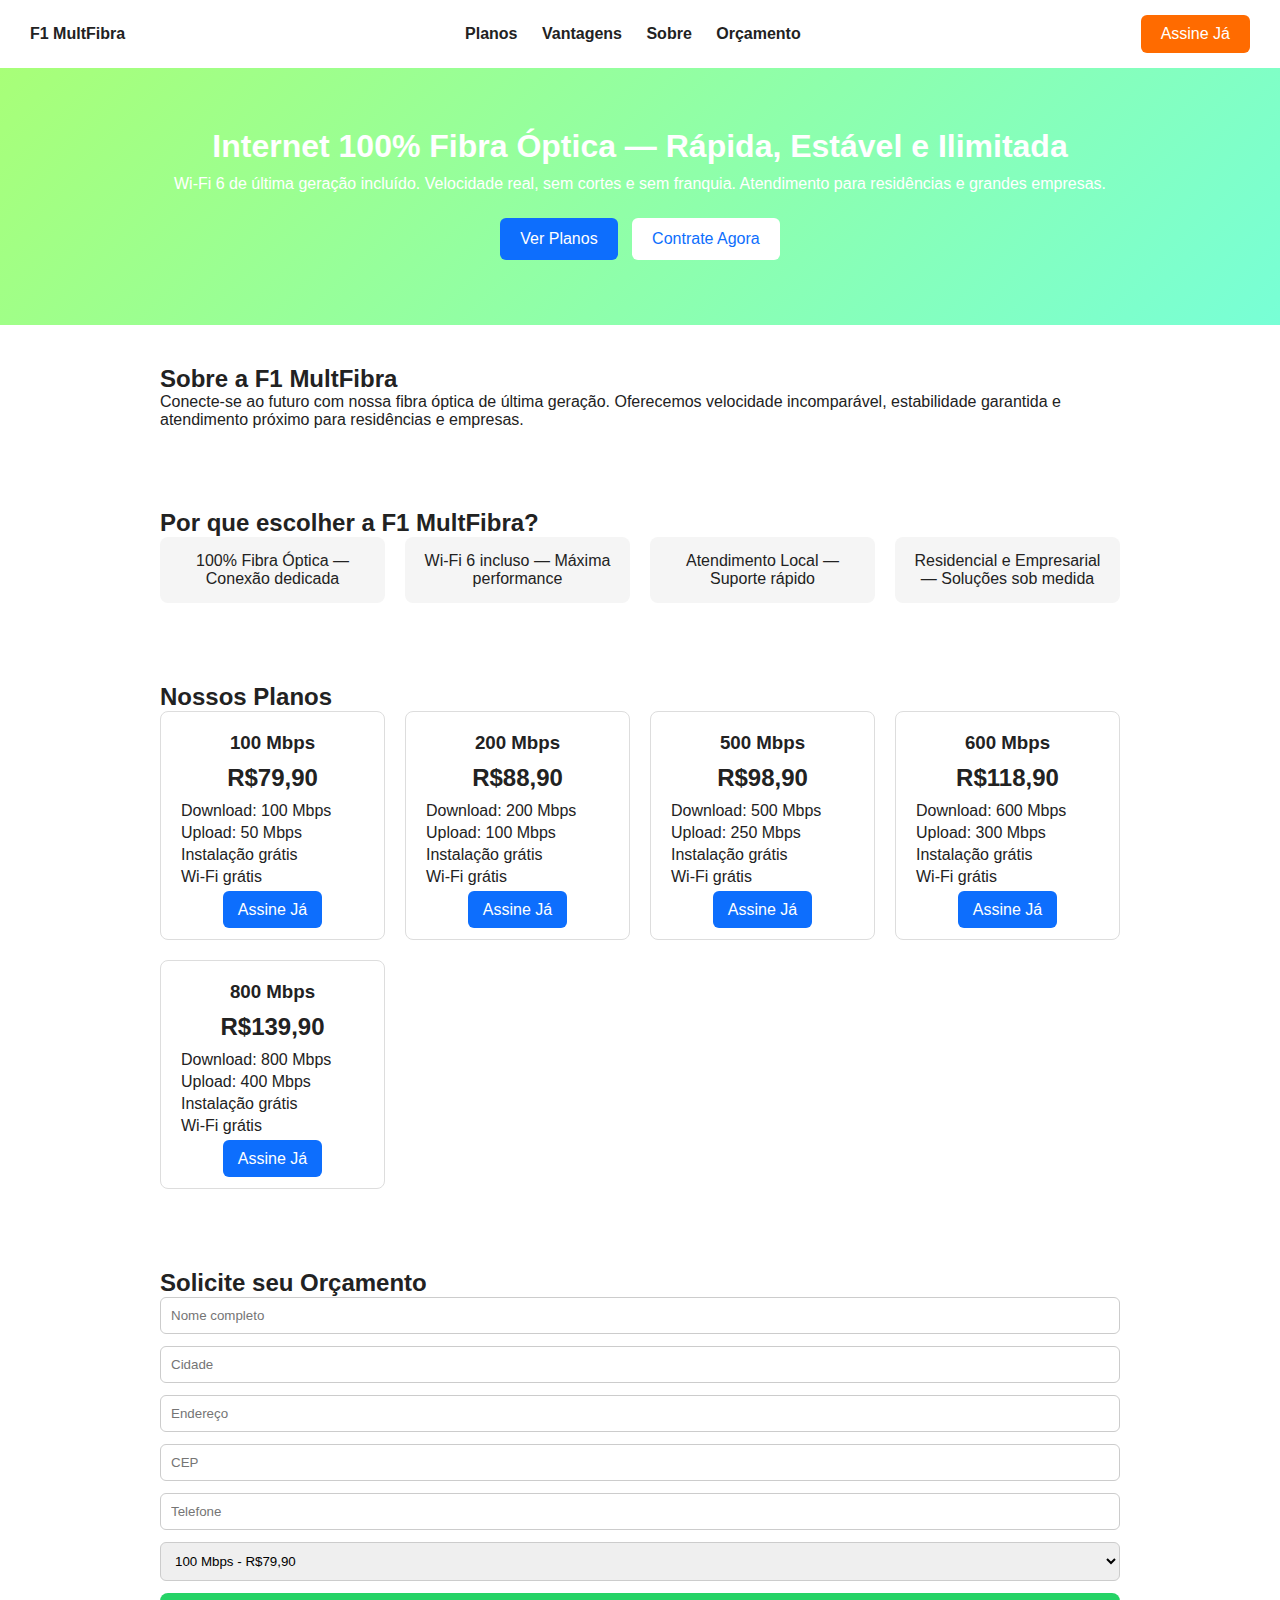
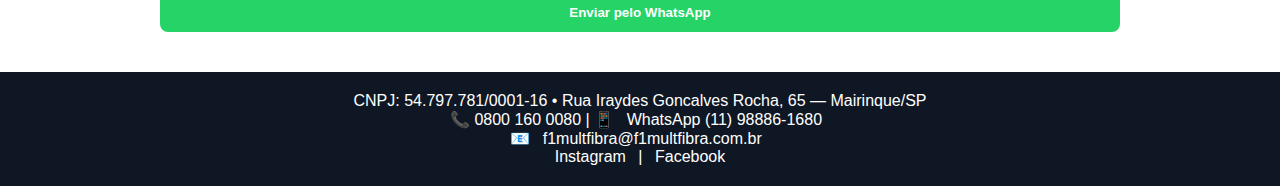
<file: index.html>
<!DOCTYPE html>
<html lang="pt-BR">
<head>
  <meta charset="UTF-8">
  <meta name="viewport" content="width=device-width, initial-scale=1.0">
  <title>F1 MultFibra — Internet 100% Fibra Óptica</title>
  <link rel="stylesheet" href="style.css">
</head>
<body>
  <header>
    <div><strong>F1 MultFibra</strong></div>
    <nav>
      <a href="#planos">Planos</a>
      <a href="#vantagens">Vantagens</a>
      <a href="#sobre">Sobre</a>
      <a href="#orcamento">Orçamento</a>
    </nav>
    <a href="#orcamento" class="cta">Assine Já</a>
  </header>

  <section class="hero">
    <h1>Internet 100% Fibra Óptica — Rápida, Estável e Ilimitada</h1>
    <p>Wi-Fi 6 de última geração incluído. Velocidade real, sem cortes e sem franquia. Atendimento para residências e grandes empresas.</p>
    <a href="#planos" class="btn-primary">Ver Planos</a>
    <a href="#orcamento" class="btn-secondary">Contrate Agora</a>
  </section>

  <section id="sobre" class="sobre">
    <h2>Sobre a F1 MultFibra</h2>
    <p>Conecte-se ao futuro com nossa fibra óptica de última geração. Oferecemos velocidade incomparável, estabilidade garantida e atendimento próximo para residências e empresas.</p>
  </section>

  <section id="vantagens" class="vantagens">
    <h2>Por que escolher a F1 MultFibra?</h2>
    <ul>
      <li>100% Fibra Óptica — Conexão dedicada</li>
      <li>Wi-Fi 6 incluso — Máxima performance</li>
      <li>Atendimento Local — Suporte rápido</li>
      <li>Residencial e Empresarial — Soluções sob medida</li>
    </ul>
  </section>

  <section id="planos" class="planos">
    <h2>Nossos Planos</h2>
    <div class="planos-grid">
      <div class="plano">
        <h3>100 Mbps</h3>
        <p class="preco">R$79,90</p>
        <ul>
          <li>Download: 100 Mbps</li>
          <li>Upload: 50 Mbps</li>
          <li>Instalação grátis</li>
          <li>Wi-Fi grátis</li>
        </ul>
        <a href="#orcamento">Assine Já</a>
      </div>
      <div class="plano">
        <h3>200 Mbps</h3>
        <p class="preco">R$88,90</p>
        <ul>
          <li>Download: 200 Mbps</li>
          <li>Upload: 100 Mbps</li>
          <li>Instalação grátis</li>
          <li>Wi-Fi grátis</li>
        </ul>
        <a href="#orcamento">Assine Já</a>
      </div>
      <div class="plano">
        <h3>500 Mbps</h3>
        <p class="preco">R$98,90</p>
        <ul>
          <li>Download: 500 Mbps</li>
          <li>Upload: 250 Mbps</li>
          <li>Instalação grátis</li>
          <li>Wi-Fi grátis</li>
        </ul>
        <a href="#orcamento">Assine Já</a>
      </div>
      <div class="plano">
        <h3>600 Mbps</h3>
        <p class="preco">R$118,90</p>
        <ul>
          <li>Download: 600 Mbps</li>
          <li>Upload: 300 Mbps</li>
          <li>Instalação grátis</li>
          <li>Wi-Fi grátis</li>
        </ul>
        <a href="#orcamento">Assine Já</a>
      </div>
      <div class="plano">
        <h3>800 Mbps</h3>
        <p class="preco">R$139,90</p>
        <ul>
          <li>Download: 800 Mbps</li>
          <li>Upload: 400 Mbps</li>
          <li>Instalação grátis</li>
          <li>Wi-Fi grátis</li>
        </ul>
        <a href="#orcamento">Assine Já</a>
      </div>
    </div>
  </section>

  <section class="orcamento" id="orcamento">
    <h2>Solicite seu Orçamento</h2>
    <form id="formOrcamento">
      <input type="text" id="nome" placeholder="Nome completo" required>
      <input type="text" id="cidade" placeholder="Cidade" required>
      <input type="text" id="endereco" placeholder="Endereço" required>
      <input type="text" id="cep" placeholder="CEP" required>
      <input type="text" id="telefone" placeholder="Telefone" required>
      <select id="plano" required>
        <option value="100 Mbps - R$79,90">100 Mbps - R$79,90</option>
        <option value="200 Mbps - R$88,90">200 Mbps - R$88,90</option>
        <option value="500 Mbps - R$98,90">500 Mbps - R$98,90</option>
        <option value="600 Mbps - R$118,90">600 Mbps - R$118,90</option>
        <option value="800 Mbps - R$139,90">800 Mbps - R$139,90</option>
      </select>
      <button type="submit">Enviar pelo WhatsApp</button>
    </form>
  </section>

  <footer>
    <p>CNPJ: 54.797.781/0001-16 • Rua Iraydes Goncalves Rocha, 65 — Mairinque/SP</p>
    <p>📞 0800 160 0080 | 📱 <a href="https://wa.me/5511988861680" target="_blank">WhatsApp (11) 98886-1680</a></p>
    <p>📧 <a href="mailto:f1multfibra@f1multfibra.com.br">f1multfibra@f1multfibra.com.br</a></p>
    <p>
      <a href="https://www.instagram.com/f1multfibraa/" target="_blank">Instagram</a> |
      <a href="https://www.facebook.com/people/F1MultFibra/61555365144518/" target="_blank">Facebook</a>
    </p>
  </footer>

  <script src="script.js"></script>
</body>
</html>
</file>
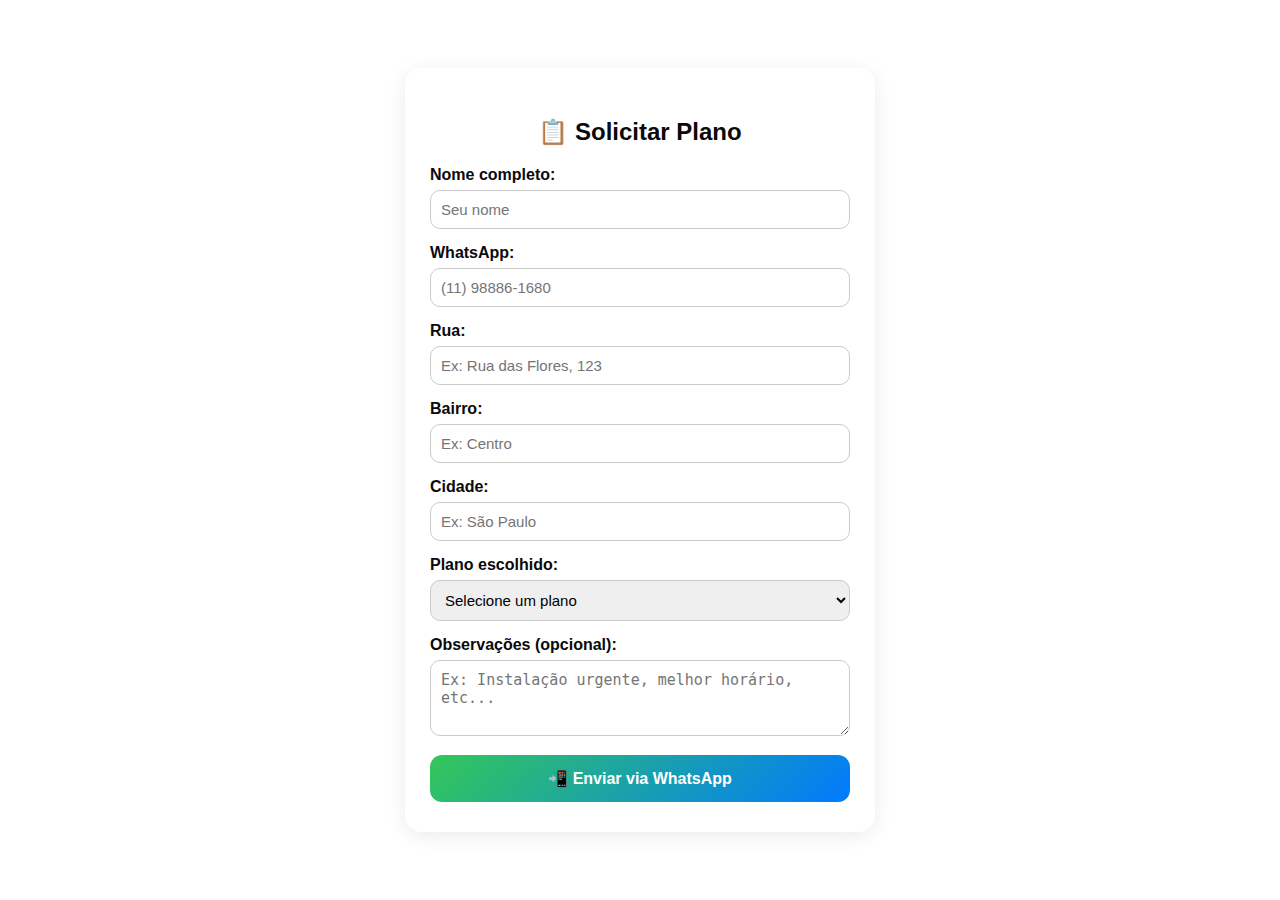
<file: formulario.html>
<!DOCTYPE html>
<html lang="pt-BR">
<head>
<meta charset="UTF-8">
<meta name="viewport" content="width=device-width, initial-scale=1.0">
<title>Solicitar Plano - MultFibra</title>
<style>
  body {
    font-family: 'Poppins', sans-serif;
    background-color: #ffffff;
    color: #0a0a0a;
    display: flex;
    justify-content: center;
    align-items: center;
    min-height: 100vh;
    margin: 0;
  }

  .container {
    background-color: #fff;
    border-radius: 16px;
    box-shadow: 0 4px 20px rgba(0,0,0,0.08);
    padding: 30px 25px;
    width: 100%;
    max-width: 420px;
  }

  h2 {
    text-align: center;
    color: #0a0a0a;
    margin-bottom: 20px;
  }

  label {
    font-weight: 600;
    display: block;
    margin-bottom: 6px;
  }

  input, select, textarea {
    width: 100%;
    padding: 10px;
    border: 1px solid #ccc;
    border-radius: 10px;
    font-size: 15px;
    margin-bottom: 15px;
    box-sizing: border-box;
  }

  input:focus, select:focus, textarea:focus {
    outline: none;
    border-color: #34c759;
    box-shadow: 0 0 5px rgba(52,199,89,0.5);
  }

  button {
    width: 100%;
    background: linear-gradient(135deg, #34c759, #007aff);
    color: white;
    border: none;
    padding: 14px;
    border-radius: 12px;
    cursor: pointer;
    font-size: 16px;
    font-weight: 600;
    transition: all 0.3s ease;
  }

  button:hover {
    transform: scale(1.05);
    opacity: 0.9;
  }

  optgroup {
    font-weight: bold;
    color: #007aff;
  }
</style>
</head>
<body>
  <div class="container">
    <h2>📋 Solicitar Plano</h2>

    <label>Nome completo:</label>
    <input type="text" id="nome" placeholder="Seu nome" required>

    <label>WhatsApp:</label>
    <input type="text" id="whatsapp" placeholder="(11) 98886-1680" required>

    <label>Rua:</label>
    <input type="text" id="rua" placeholder="Ex: Rua das Flores, 123" required>

    <label>Bairro:</label>
    <input type="text" id="bairro" placeholder="Ex: Centro" required>

    <label>Cidade:</label>
    <input type="text" id="cidade" placeholder="Ex: São Paulo" required>

    <label>Plano escolhido:</label>
    <select id="plano" required>
      <option value="">Selecione um plano</option>

      <optgroup label="Combos de Internet + TV">
        <option value="Combo 600MB + TV R$ 128,90">Combo 600MB + TV — R$ 128,90</option>
        <option value="Combo 800MB + TV R$ 149,90">Combo 800MB + TV — R$ 149,90</option>
      </optgroup>

      <optgroup label="Planos de Internet">
        <option value="Básico 100MB R$ 79,90">Básico 100MB — R$ 79,90</option>
        <option value="Intermediário 200MB R$ 88,90">Intermediário 200MB — R$ 88,90</option>
        <option value="Avançado 500MB R$ 98,90">Avançado 500MB — R$ 98,90</option>
        <option value="Ultra 600MB R$ 118,90">Ultra 600MB — R$ 118,90</option>
        <option value="Turbo 800MB R$ 139,90">Turbo 800MB — R$ 139,90</option>
      </optgroup>
    </select>

    <label>Observações (opcional):</label>
    <textarea id="obs" placeholder="Ex: Instalação urgente, melhor horário, etc..." rows="3"></textarea>

    <button type="button" onclick="enviarWhatsApp()">📲 Enviar via WhatsApp</button>
  </div>

<script>
function enviarWhatsApp() {
  const numero = "5511988861680"; // Seu número com DDI + DDD

  const nome = document.getElementById("nome").value.trim();
  const whatsapp = document.getElementById("whatsapp").value.trim();
  const rua = document.getElementById("rua").value.trim();
  const bairro = document.getElementById("bairro").value.trim();
  const cidade = document.getElementById("cidade").value.trim();
  const plano = document.getElementById("plano").value.trim();
  const obs = document.getElementById("obs").value.trim();

  if (!nome || !whatsapp || !rua || !bairro || !cidade || !plano) {
    alert("Por favor, preencha todos os campos obrigatórios antes de enviar.");
    return;
  }

  const mensagem = `📝 *Novo formulário de solicitação MultFibra:*
👤 *Nome:* ${nome}
📱 *WhatsApp:* ${whatsapp}
🏠 *Rua:* ${rua}
📍 *Bairro:* ${bairro}
🏙️ *Cidade:* ${cidade}
⚡ *Plano escolhido:* ${plano}
💬 *Observações:* ${obs || "—"}`;

  const texto = encodeURIComponent(mensagem);
  const url = `https://wa.me/${numero}?text=${texto}`;
  window.open(url, "_blank");
}
</script>
</body>
</html>
</file>
<file: style.css>
:root{
  --primary:#0d6efd;
  --accent:#ff6b00;
  --bg-gradient:linear-gradient(135deg,#a8ff78,#78ffd6);
  --text:#222;
}
*{box-sizing:border-box;margin:0;padding:0;}
body{font-family:Arial, sans-serif;color:var(--text);}
header{background:#fff;padding:15px 30px;display:flex;justify-content:space-between;align-items:center;position:sticky;top:0;z-index:10;}
header nav a{margin:0 10px;text-decoration:none;color:var(--text);font-weight:bold;}
header .cta{background:var(--accent);color:#fff;padding:10px 20px;border-radius:6px;text-decoration:none;}
.hero{background:var(--bg-gradient);padding:60px 20px;text-align:center;color:#fff;}
.hero h1{font-size:2rem;margin-bottom:10px;}
.hero p{margin-bottom:20px;}
.hero a{margin:5px;display:inline-block;padding:12px 20px;border-radius:6px;text-decoration:none;}
.hero .btn-primary{background:var(--primary);color:#fff;}
.hero .btn-secondary{background:#fff;color:var(--primary);}
.sobre,.vantagens,.planos,.orcamento{padding:40px 20px;max-width:1000px;margin:auto;}
.vantagens ul{display:grid;grid-template-columns:repeat(auto-fit,minmax(200px,1fr));gap:20px;list-style:none;}
.vantagens li{background:#f5f5f5;padding:15px;border-radius:8px;text-align:center;}
.planos-grid{display:grid;grid-template-columns:repeat(auto-fit,minmax(200px,1fr));gap:20px;}
.plano{border:1px solid #ddd;border-radius:8px;padding:20px;text-align:center;}
.plano h3{margin-bottom:10px;}
.plano .preco{font-size:1.5rem;font-weight:bold;margin-bottom:10px;}
.plano ul{list-style:none;text-align:left;margin-bottom:15px;}
.plano li{margin:4px 0;}
.plano a{background:var(--primary);color:#fff;padding:10px 15px;border-radius:6px;text-decoration:none;}
.orcamento form{display:grid;gap:12px;}
.orcamento input,.orcamento select{padding:10px;border:1px solid #ccc;border-radius:6px;}
.orcamento button{background:#25D366;color:#fff;border:none;padding:12px;border-radius:8px;font-weight:bold;cursor:pointer;}
footer{background:#0f1724;color:#fff;padding:20px;text-align:center;}
footer a{color:#fff;text-decoration:none;margin:0 8px;}
</file>
